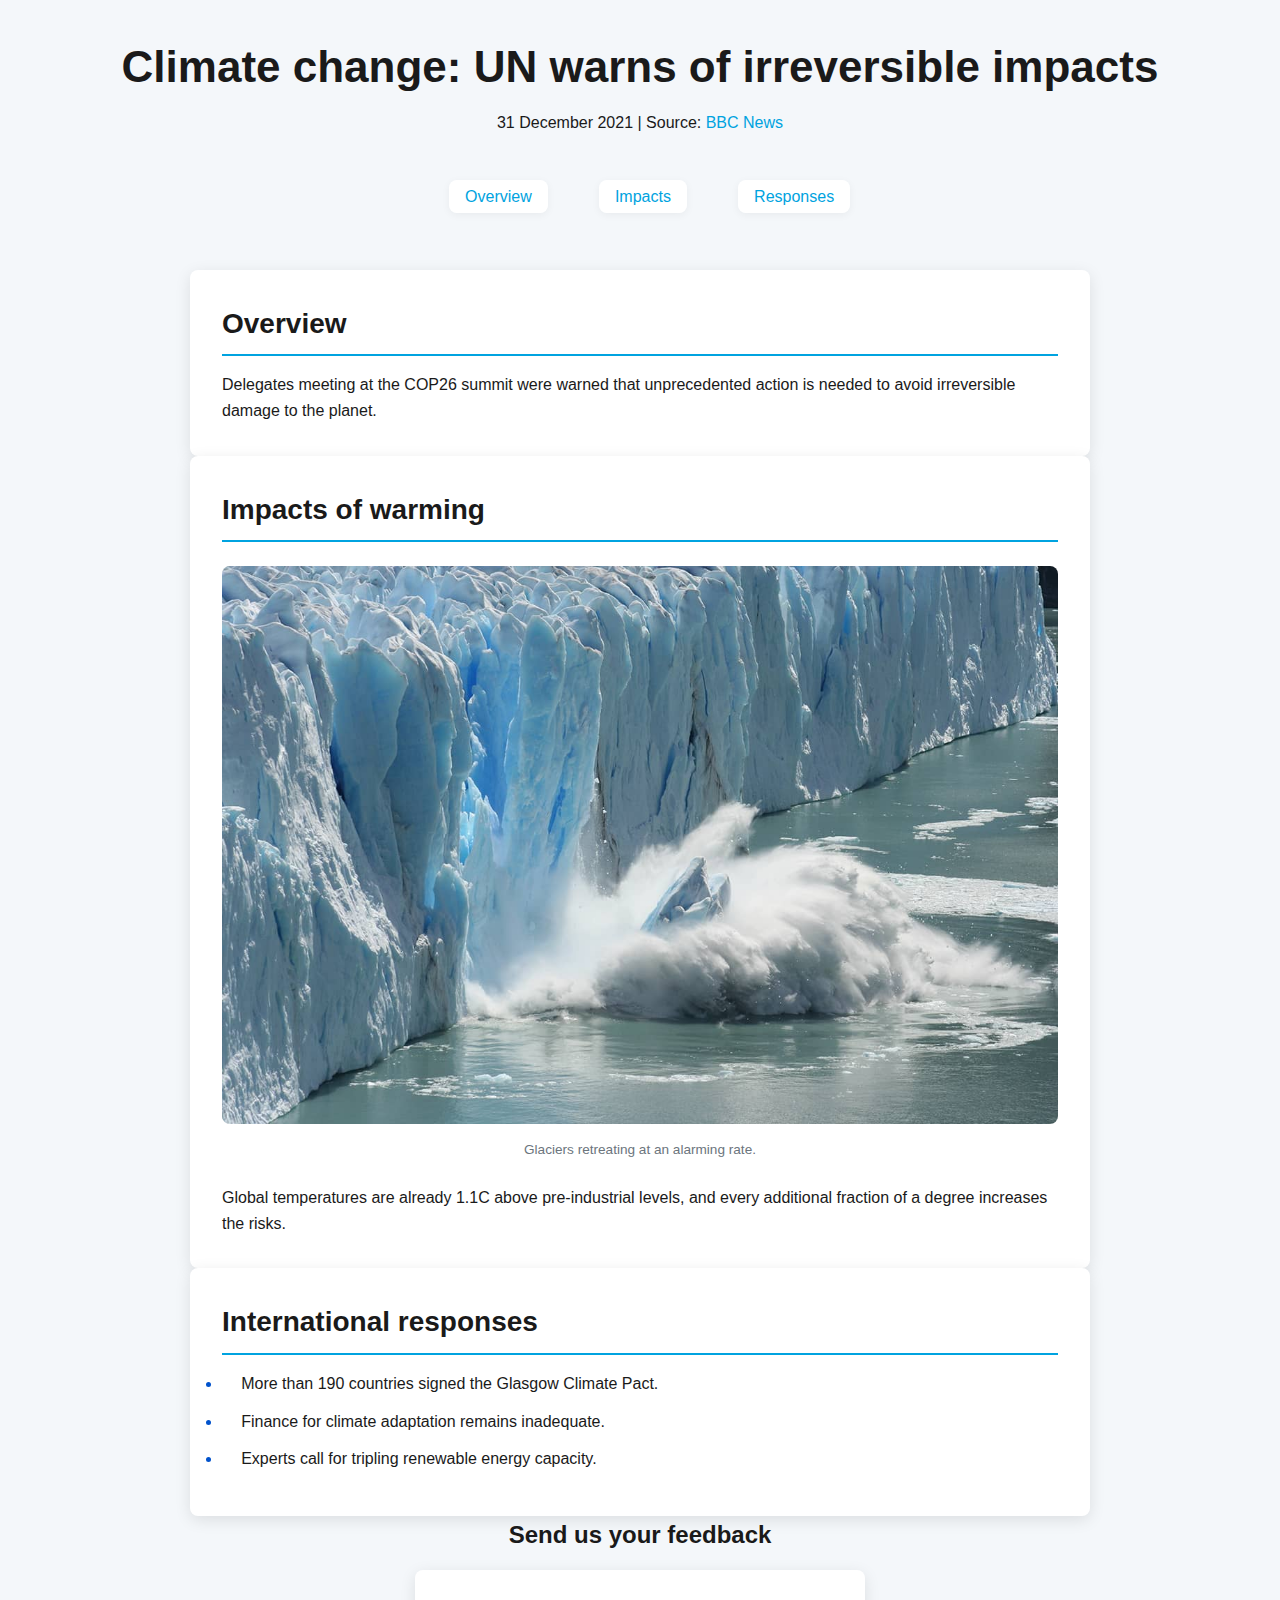
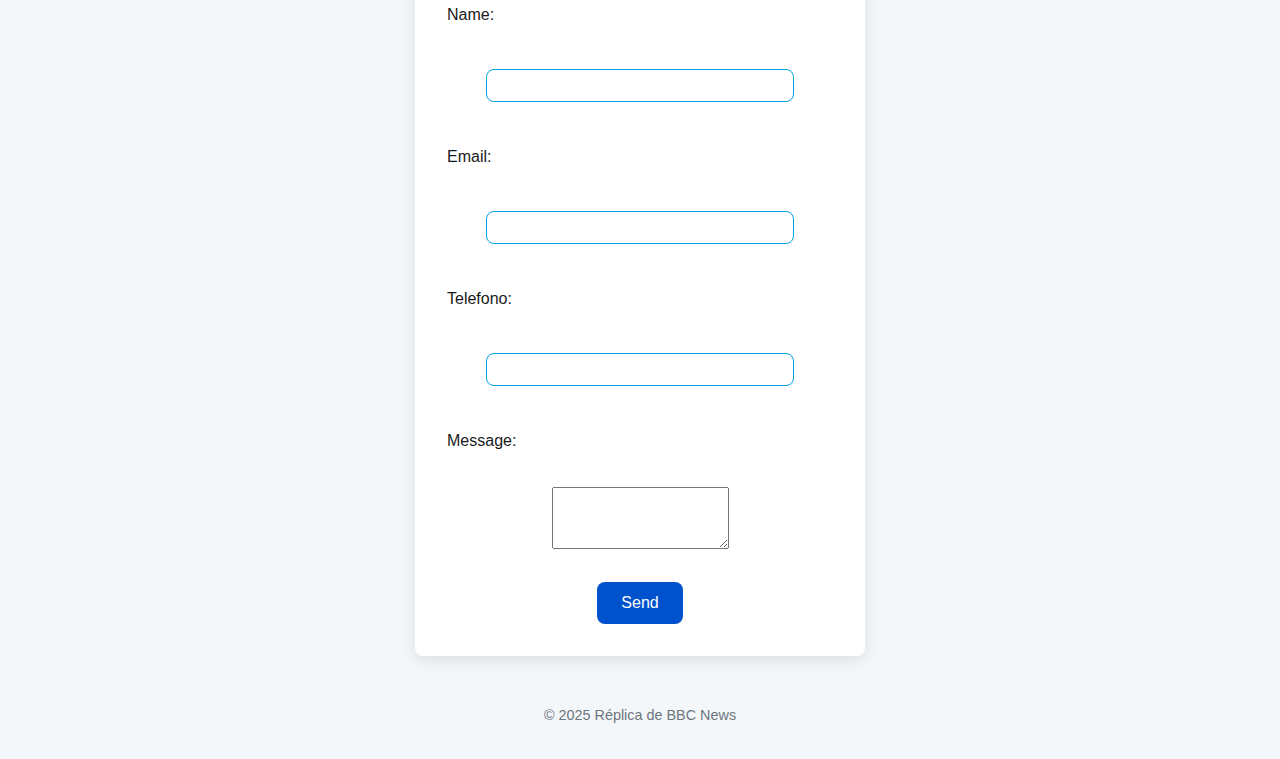
<file: noticia-responsive/index.html>
<!DOCTYPE html>
<head>
  <meta charset="UTF-8">
  <meta name="viewport" content="width=device-width, initial-scale=1.0">
  <title>Climate change: UN warns of irreversible impacts</title>
  <link rel="stylesheet" href="css/estilos.css">
</head>
<body>
  <header>
    <h1>Climate change: UN warns of irreversible impacts</h1>
    <p><time datetime="2021-12-31">31 December 2021</time> | Source: <a href="https://www.bbc.com/news/science-environment-55123140" target="_blank" rel="noopener">BBC News</a></p>
  </header>

  <nav>
    <ul>
      <li><a href="#overview">Overview</a></li>
      <li><a href="#impacts">Impacts</a></li>
      <li><a href="#responses">Responses</a></li>
    </ul>
  </nav>

  <main>
    <article>
      <section id="overview">
        <h2>Overview</h2>
        <p>Delegates meeting at the COP26 summit were warned that unprecedented action is needed to avoid irreversible damage to the planet.</p>
      </section>

      <section id="impacts">
        <h2>Impacts of warming</h2>
        <figure>
          <img src="imagenes/glacier-melting.jpg" alt="Melting glacier">
          <figcaption>Glaciers retreating at an alarming rate.</figcaption>
        </figure>
        <p>Global temperatures are already 1.1C above pre-industrial levels, and every additional fraction of a degree increases the risks.</p>
      </section>

      <section id="responses">
        <h2>International responses</h2>
        <ul>
          <li>More than 190 countries signed the Glasgow Climate Pact.</li>
          <li>Finance for climate adaptation remains inadequate.</li>
          <li>Experts call for tripling renewable energy capacity.</li>
        </ul>
      </section>
    </article>
  </main>

  <!-- Feedback form -->
  <section id="contact">
    <h2>Send us your feedback</h2>
    <form action="#" method="post">
      <label for="name">Name:</label><br>
      <input type="text" id="name" name="name" required><br><br>

      <label for="email">Email:</label><br>
      <input type="email" id="email" name="email" required><br><br>

      <label for="telefono">Telefono:</label><br>
      <input type="numeric" id="telefono" name="telefono" required><br><br>

      <label for="message">Message:</label><br>
      <textarea id="message" name="message" rows="4" required></textarea><br><br>

      <button type="submit">Send</button>
    </form>
  </section>

  <footer>
    <p>&copy; 2025 Réplica de BBC News</p>
  </footer>
</body>
</html>
</file>
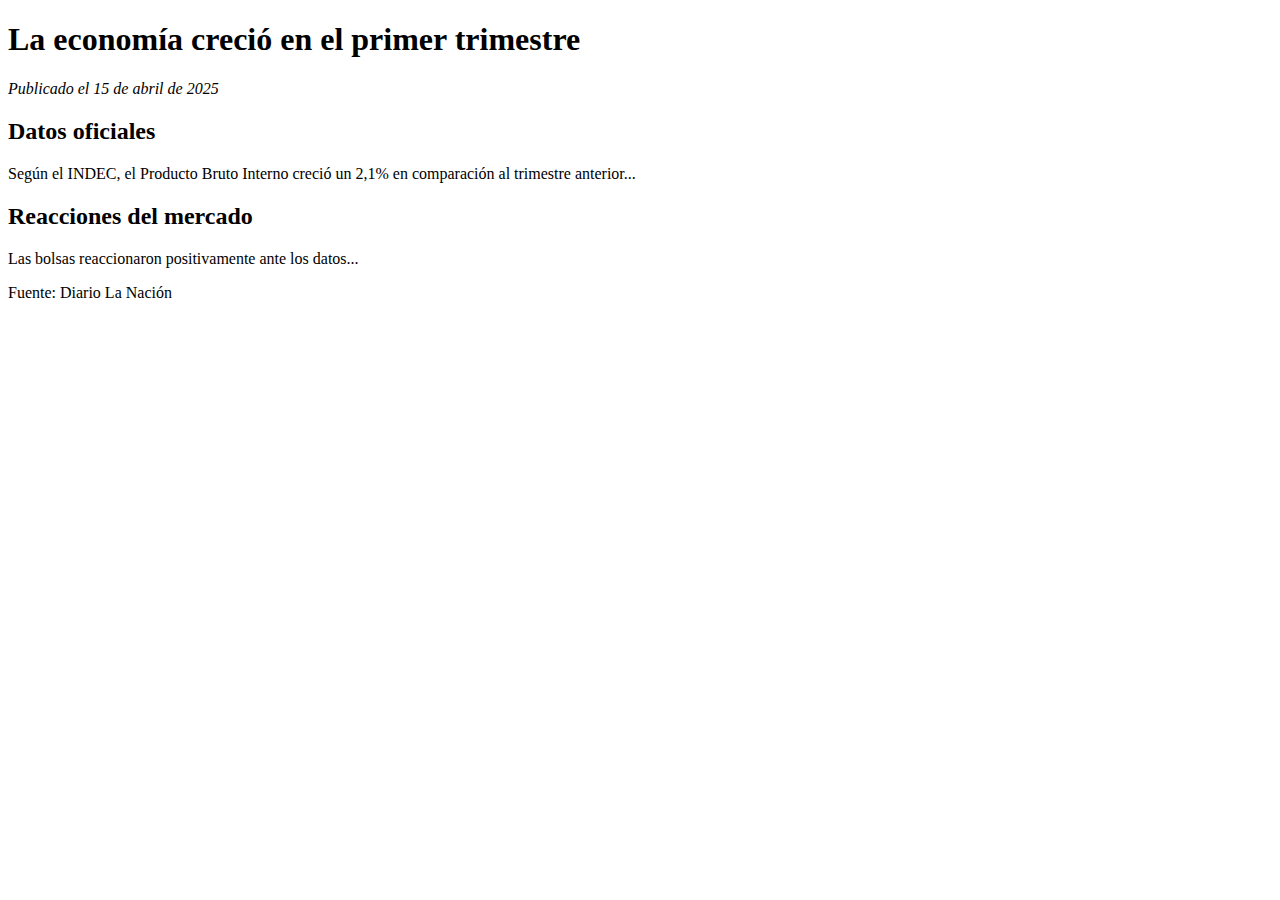
<file: clase-2/noticia.html>
<!DOCTYPE html>
<html lang="es">
<head>
  <meta charset="UTF-8">
  <meta name="viewport" content="width=device-width, initial-scale=1.0">
  <title>La economía creció en el primer trimestre</title>
</head>
<body>
  <header>
    <h1>La economía creció en el primer trimestre</h1>
    <p><em>Publicado el 15 de abril de 2025</em></p>
  </header>

  <main>
    <article>
      <section>
        <h2>Datos oficiales</h2>
        <p>Según el INDEC, el Producto Bruto Interno creció un 2,1% en comparación al trimestre anterior...</p>
      </section>

      <section>
        <h2>Reacciones del mercado</h2>
        <p>Las bolsas reaccionaron positivamente ante los datos...</p>
      </section>
    </article>
  </main>

  <footer>
    <p>Fuente: Diario La Nación</p>
  </footer>
</body>
</html>
</file>
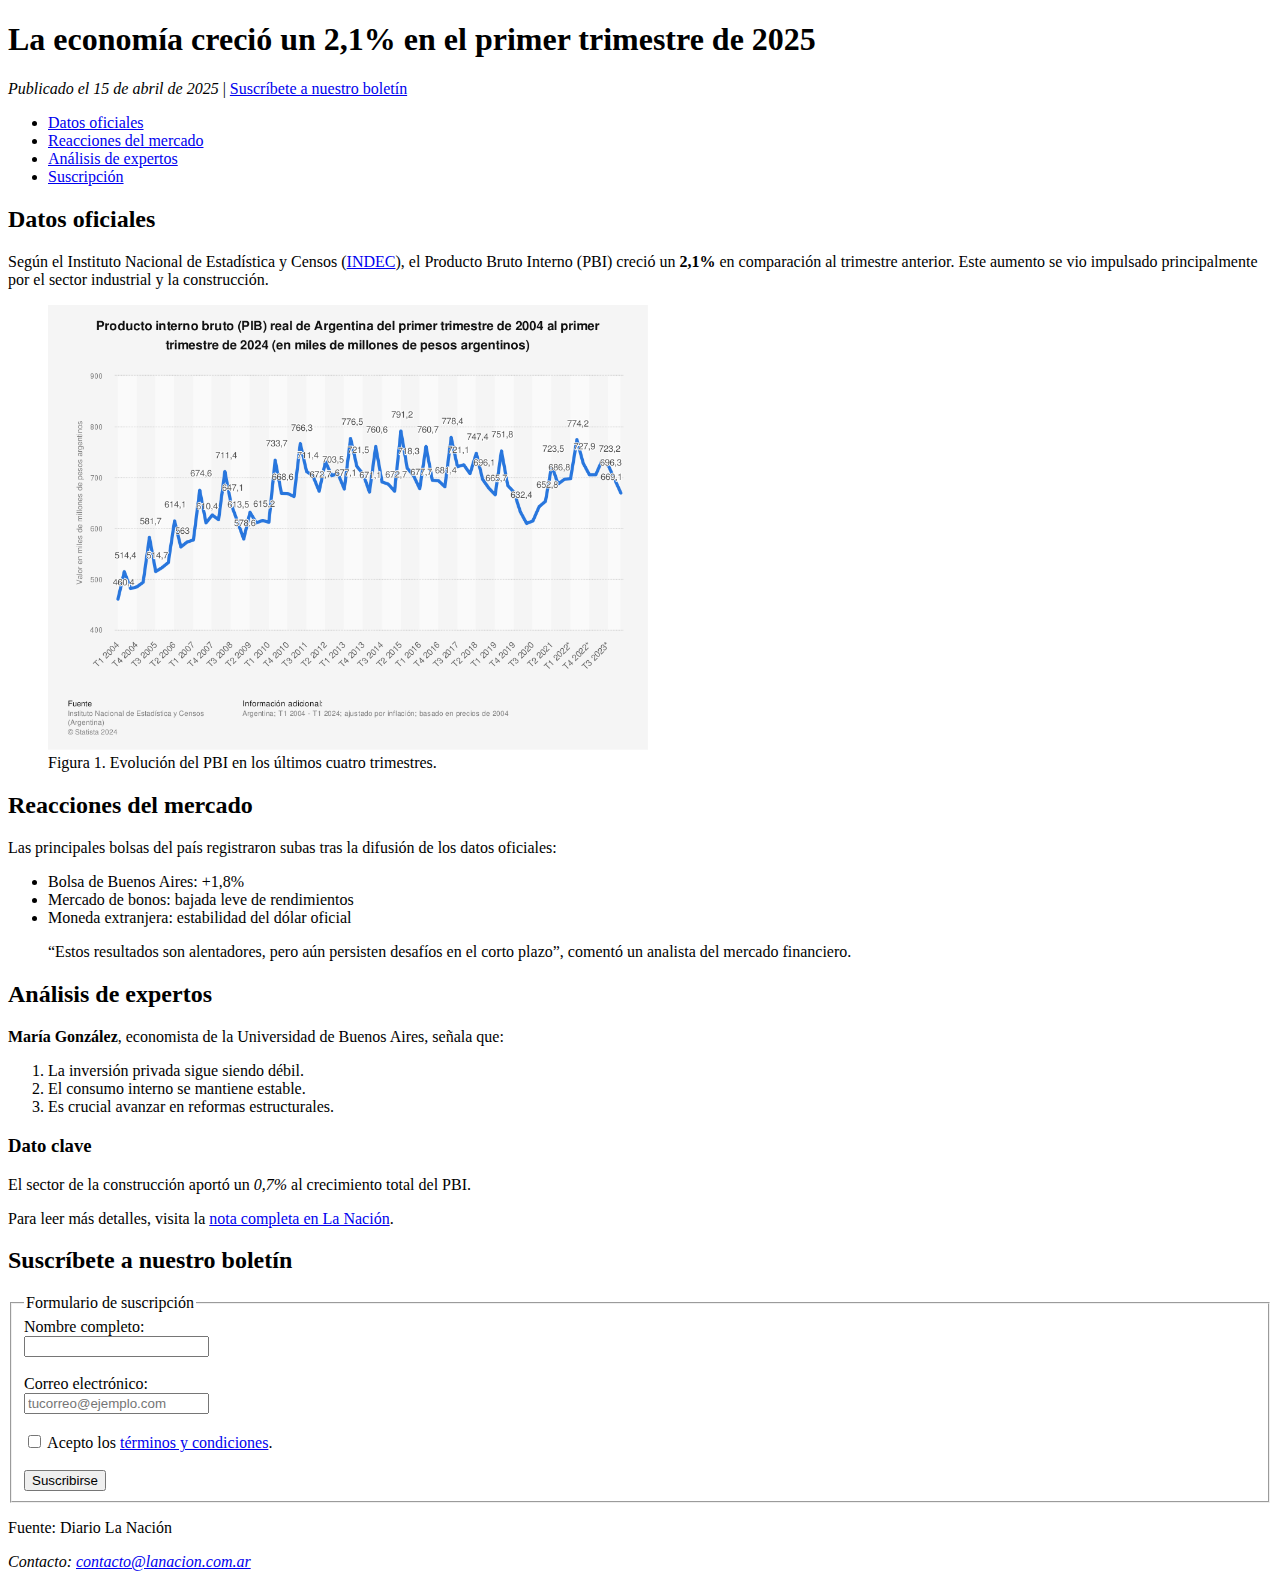
<file: TP-DAW/noticia.html>
<!DOCTYPE html>
<html lang="es">
<head>
  <meta charset="UTF-8">
  <meta name="viewport" content="width=device-width, initial-scale=1.0">
  <title>La economía creció en el primer trimestre</title>
</head>
<body>
  <header>
    <h1>La economía creció un 2,1% en el primer trimestre de 2025</h1>
    <p>
      <em>Publicado el 
        <time datetime="2025-04-15">15 de abril de 2025</time>
      </em>
      | 
      <a href="#suscripcion">Suscríbete a nuestro boletín</a>
    </p>
  </header>

  <nav>
    <ul>
      <li><a href="#datos-oficiales">Datos oficiales</a></li>
      <li><a href="#reacciones">Reacciones del mercado</a></li>
      <li><a href="#analisis-expertos">Análisis de expertos</a></li>
      <li><a href="#suscripcion">Suscripción</a></li>
    </ul>
  </nav>

  <main>
    <article>
      <section id="datos-oficiales">
        <h2>Datos oficiales</h2>
        <p>
          Según el Instituto Nacional de Estadística y Censos (<a href="https://www.indec.gob.ar" target="_blank" rel="noopener">INDEC</a>), el Producto Bruto Interno (PBI) creció un <strong>2,1%</strong> en comparación al trimestre anterior. Este aumento se vio impulsado principalmente por el sector industrial y la construcción.
        </p>
        <figure>
          <img src="imagenes/grafico-pbi-trimestral.png" alt="Gráfico del PBI trimestral" width="600">
          <figcaption>Figura 1. Evolución del PBI en los últimos cuatro trimestres.</figcaption>
        </figure>
      </section>

      <section id="reacciones">
        <h2>Reacciones del mercado</h2>
        <p>
          Las principales bolsas del país registraron subas tras la difusión de los datos oficiales:
        </p>
        <ul>
          <li>Bolsa de Buenos Aires: +1,8%</li>
          <li>Mercado de bonos: bajada leve de rendimientos</li>
          <li>Moneda extranjera: estabilidad del dólar oficial</li>
        </ul>
        <blockquote cite="https://www.lanacion.com.ar/economia/">
          “Estos resultados son alentadores, pero aún persisten desafíos en el corto plazo”, comentó un analista del mercado financiero.
        </blockquote>
      </section>

      <section id="analisis-expertos">
        <h2>Análisis de expertos</h2>
        <p>
          <strong>María González</strong>, economista de la Universidad de Buenos Aires, señala que:
        </p>
        <ol>
          <li>La inversión privada sigue siendo débil.</li>
          <li>El consumo interno se mantiene estable.</li>
          <li>Es crucial avanzar en reformas estructurales.</li>
        </ol>
        <aside>
          <h3>Dato clave</h3>
          <p>
            El sector de la construcción aportó un <em>0,7%</em> al crecimiento total del PBI.
          </p>
        </aside>
      </section>

      <p>
        Para leer más detalles, visita la <a href="https://www.lanacion.com.ar/economia/la-economia-crecio-en-el-primer-trimestre-nidxxxxxx" target="_blank" rel="noopener">nota completa en La Nación</a>.
      </p>
    </article>
  </main>

  <section id="suscripcion">
    <h2>Suscríbete a nuestro boletín</h2>
    <form action="https://tuservidor.com/subscribe" method="post">
      <fieldset>
        <legend>Formulario de suscripción</legend>

        <label for="nombre">Nombre completo:</label><br>
        <input type="text" id="nombre" name="nombre" required><br><br>

        <label for="email">Correo electrónico:</label><br>
        <input type="email" id="email" name="email" placeholder="tucorreo@ejemplo.com" required><br><br>

        <label>
          <input type="checkbox" name="terminos" required>
          Acepto los <a href="/politica-privacidad" target="_blank">términos y condiciones</a>.
        </label><br><br>

        <button type="submit">Suscribirse</button>
      </fieldset>
    </form>
  </section>

  <footer>
    <p>Fuente: Diario La Nación</p>
    <address>
      Contacto: <a href="mailto:contacto@lanacion.com.ar">contacto@lanacion.com.ar</a>
    </address>
  </footer>
</body>
</html>

</html>
</file>
<file: noticia-responsive/css/estilos.css>
/* Variables de tema */
:root {
    --color-bg: #f4f7fa;
    --color-card: #ffffff;
    --color-primary: #0052cc;
    --color-secondary: #00a3e0;
    --color-accent: #ff6f61;
    --color-text: #1a1a1a;
    --color-muted: #6c757d;
    --radius: 8px;
    --transition: 0.3s;
    --font-sans: 'Inter', sans-serif;
  }
  
  /* Reset ligero */
  * {
    margin: 0;
    padding: 0;
    box-sizing: border-box;
  }
  
  /* Centrar título de suscripción */
  #suscripcion h2 {
    text-align: center;
    font-size: 2rem;
    margin-bottom: 1.5rem;
  }
  
  /* Tipografía y fondo */
  body {
    font-family: var(--font-sans);
    font-size: 16px;
    background-color: var(--color-bg);
    color: var(--color-text);
    line-height: 1.6;
    padding: 2rem;
  }
  
  /* Enlaces */
  a {
    color: var(--color-secondary);
    text-decoration: none;
    transition: color var(--transition);
  }
  a:hover {
    color: var(--color-primary);
  }
  
  /* Encabezado */
  header {
    text-align: center;
    margin-bottom: 3rem;
  }
  header h1 {
    font-size: 2.75rem;
    font-weight: 700;
    margin-bottom: 0.5rem;
  }
  header p em {
    color: var(--color-muted);
    font-size: 0.95rem;
  }
  
  /* Navegación moderna */
  nav ul {
    display: flex;
    justify-content: center;
    gap: 2rem;
    list-style: none;
    margin-bottom: 3rem;
  }
  nav a {
    padding: 0.5rem 1rem;
    border-radius: var(--radius);
    background-color: var(--color-card);
    box-shadow: 0 2px 8px rgba(0, 0, 0, 0.05);
    transition: background-color var(--transition), transform var(--transition);
  }
  nav a:hover {
    background-color: var(--color-secondary);
    transform: translateY(-2px);
  }
  
  /* Contenedor de contenido */
  main {
    max-width: 900px;
    margin: auto;
    display: grid;
    gap: 2rem;
  }
  
  /* Secciones con tarjeta */
  article section {
    background-color: var(--color-card);
    padding: 2rem;
    border-radius: var(--radius);
    box-shadow: 0 4px 16px rgba(0, 0, 0, 0.1);
  }
  article h2 {
    font-size: 1.75rem;
    margin-bottom: 1rem;
    border-bottom: 2px solid var(--color-secondary);
    padding-bottom: 0.5rem;
  }
  
  /* Imágenes responsivas */
  figure {
    margin: 1.5rem 0;
  }
  figure img {
    width: 100%;
    border-radius: var(--radius);
  }
  figcaption {
    font-size: 0.85rem;
    color: var(--color-muted);
    text-align: center;
    margin-top: 0.5rem;
  }
  
  /* Listas estilizadas */
  ul li, ol li {
    margin-bottom: 0.75rem;
    padding-left: 1.2rem;
  }
  ul li::marker {
    color: var(--color-primary);
  }
  ol {
    counter-reset: step-counter;
  }
  ol li {
    counter-increment: step-counter;
    margin-bottom: 1rem;
  }
  ol li::before {
    content: counter(step-counter) ". ";
    font-weight: 600;
    color: var(--color-primary);
  }
  
  /* Citas con estilo */
  blockquote {
    position: relative;
    font-style: italic;
    background-color: var(--color-bg);
    border-left: 4px solid var(--color-accent);
    padding: 1rem 1.5rem;
    margin: 2rem 0;
    color: var(--color-muted);
  }
  
  /* Aside destacado */
  aside {
    background-color: var(--color-secondary);
    padding: 1rem 1.5rem;
    border-radius: var(--radius);
    margin: 2rem 0;
    color: var(--color-card);
  }
  
  /* Formulario con inputs estilizados */
  form {
    background-color: var(--color-card);
    padding: 2rem;
    border-radius: var(--radius);
    box-shadow: 0 4px 16px rgba(0, 0, 0, 0.1);
    max-width: 450px;
    margin: auto;
    text-align: center;
  }
  form h2 {
    text-align: center;
    width: 100%;
    margin: 0 auto 1.5rem;
    font-size: 2rem;
    color: var(--color-primary);
    position: relative;
    padding-bottom: 0.5rem;
    }

    form h2::after {
        content: '';
        display: block;
        width: 60px;
        height: 3px;
        background: var(--color-accent);
        position: absolute;
        bottom: 0;
        left: 50%;
        transform: translateX(-50%);
    }
  form label {
    display: block;
    margin-bottom: 0.5rem;
    font-weight: 500;
    text-align: left;
  }
  #contact h2 {
    text-align: center;
    margin-bottom: 1rem; 
  }
  form input[type="text"],
  form input[type="numeric"],
  form input[type="email"] {
    width: 80%;
    padding: 0.5rem;
    margin: 0.5rem auto 1rem;
    border: 1px solid var(--color-secondary);
    border-radius: var(--radius);
    transition: border-color var(--transition), box-shadow var(--transition);
  }
  form input:focus {
    outline: none;
    border-color: var(--color-primary);
    box-shadow: 0 0 0 3px rgba(0, 82, 204, 0.2);
  }
  form button {
    display: inline-block;
    padding: 0.75rem 1.5rem;
    background-color: var(--color-primary);
    color: var(--color-card);
    border: none;
    border-radius: var(--radius);
    font-size: 1rem;
    cursor: pointer;
    transition: background-color var(--transition), transform var(--transition);
  }
  form button:hover {
    background-color: var(--color-accent);
    transform: translateY(-2px);
  }
  
  /* Pie de página centrado */
  footer {
    text-align: center;
    margin-top: 3rem;
    font-size: 0.9rem;
    color: var(--color-muted);
  }
</file>
